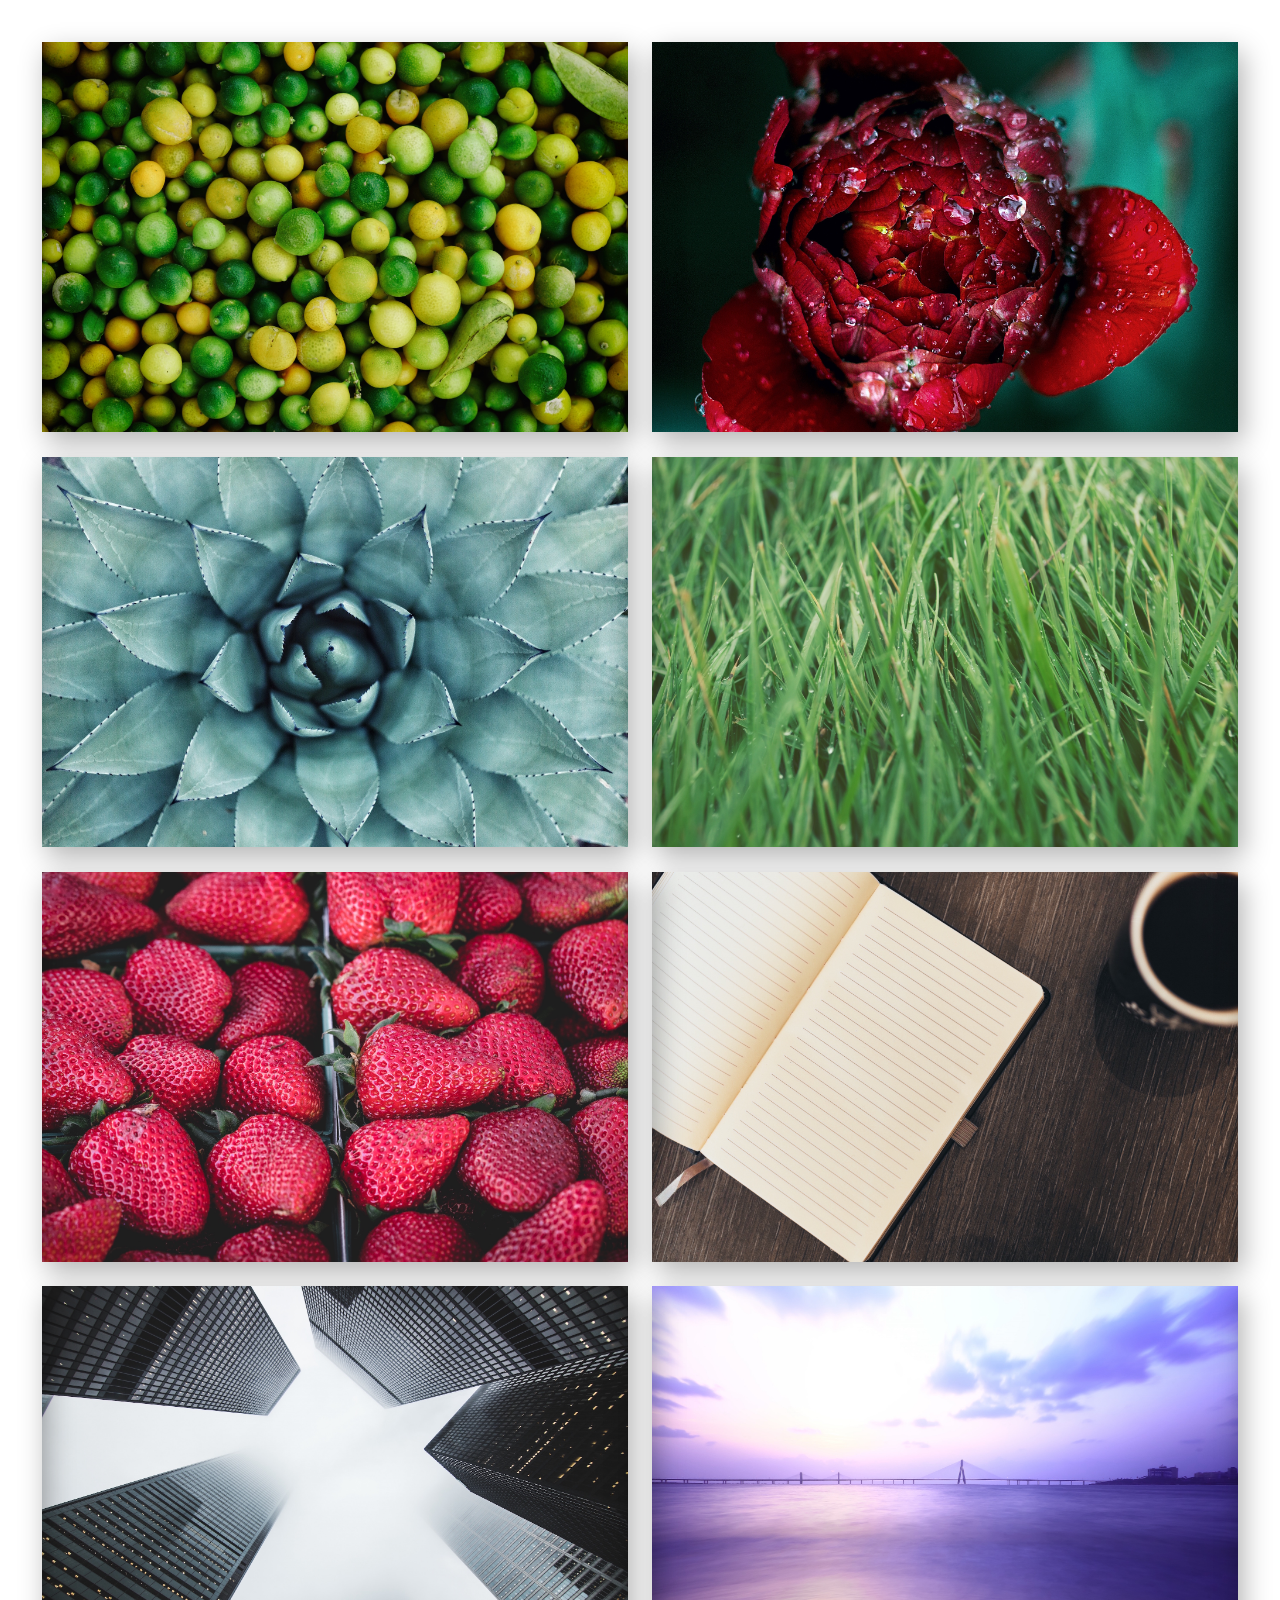
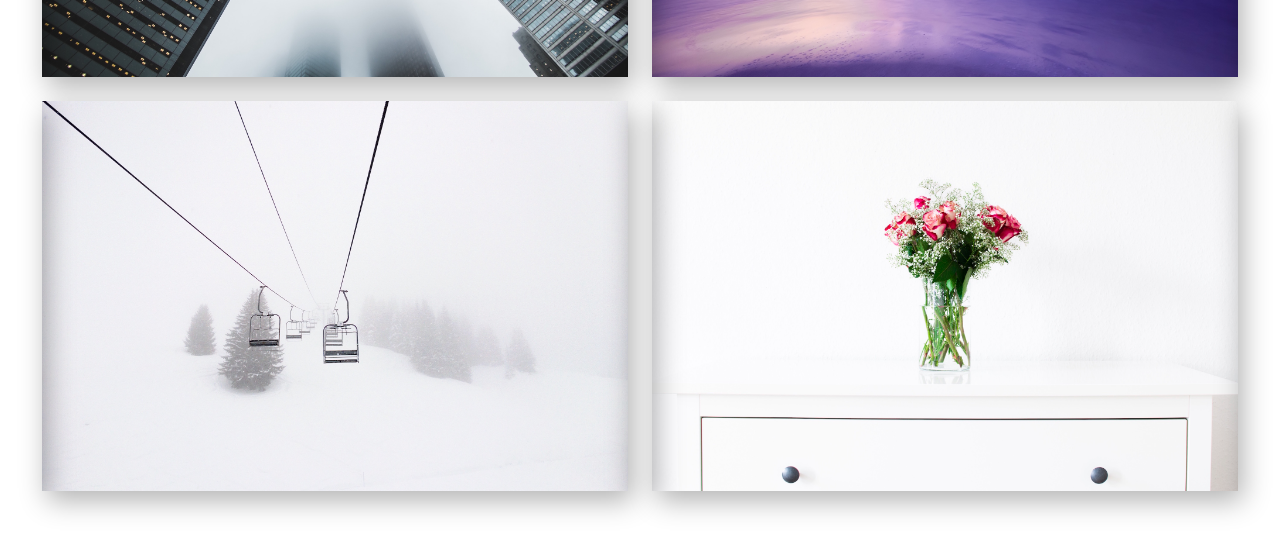
<file: gallery.html>
<!DOCTYPE html>
<html>
    <head>
        <meta charset="utf-8">
        <title>Build a Color Shifting Gallery with JavaScript</title>

        <link rel="stylesheet" href="css/normalize.css">
        <link rel="stylesheet" href="https://fonts.googleapis.com/css?family=Roboto:300,700">
        <link rel="stylesheet" href="css/style.css">
    </head>
    <body>
        <div class="gallery">
            <div class="gallery-item">
                <img src="img/image-1.jpeg" alt="Gallery Image">

                <div class="main-overlay">
                    <div class="overlay-content">
                        <header>
                            <h1>Citrus</h1>
                            <h2>Submitted by: Hoach Le Dinh</h2>
                        </header>

                        <ul class="info">
                            <li>
                                <p>
                                    <strong>CAMERA:</strong>
                                    <br/>
                                    Sony ILCE-7M2
                                </p>
                            </li>
                            <li>
                                <p>
                                    <strong>APERTURE:</strong>
                                    <br/>
                                    4.9
                                </p>
                            </li>
                            <li>
                                <p>
                                    <strong>ISO:</strong>
                                    <br/>
                                    100
                                </p>
                            </li>
                        </ul>
                    </div> <!-- end overlay-content -->
                </div> <!-- end main-overlay -->

                <div class="secondary-overlay">
                    <div class="dominant-color"></div> <!-- end dominant-color -->

                    <ul class="color-palette"></ul>
                </div> <!-- end secondary-overlay -->
            </div> <!-- end gallery-item -->

            <div class="gallery-item">
                <img src="img/image-2.jpeg" alt="Gallery Image">

                <div class="main-overlay">
                    <div class="overlay-content">
                        <header>
                            <h1>Flower</h1>
                            <h2>Submitted by: Roksolana Zasiadko</h2>
                        </header>

                        <ul class="info">
                            <li>
                                <p>
                                    <strong>CAMERA:</strong>
                                    <br/>
                                    Canon EOS 1100D
                                </p>
                            </li>
                            <li>
                                <p>
                                    <strong>APERTURE:</strong>
                                    <br/>
                                    0.9
                                </p>
                            </li>
                            <li>
                                <p>
                                    <strong>ISO:</strong>
                                    <br/>
                                    400
                                </p>
                            </li>
                        </ul>
                    </div> <!-- end overlay-content -->
                </div> <!-- end main-overlay -->

                <div class="secondary-overlay">
                    <div class="dominant-color"></div> <!-- end dominant-color -->

                    <ul class="color-palette"></ul>
                </div> <!-- end secondary-overlay -->
            </div> <!-- end gallery-item -->

            <div class="gallery-item">
                <img src="img/image-3.jpeg" alt="Gallery Image">

                <div class="main-overlay">
                    <div class="overlay-content">
                        <header>
                            <h1>Plant</h1>
                            <h2>Submitted by: Erol Ahmed</h2>
                        </header>

                        <ul class="info">
                            <li>
                                <p>
                                    <strong>CAMERA:</strong>
                                    <br/>
                                    Canon EOS 6D
                                </p>
                            </li>
                            <li>
                                <p>
                                    <strong>APERTURE:</strong>
                                    <br/>
                                    1.69
                                </p>
                            </li>
                            <li>
                                <p>
                                    <strong>ISO:</strong>
                                    <br/>
                                    640
                                </p>
                            </li>
                        </ul>
                    </div> <!-- end overlay-content -->
                </div> <!-- end main-overlay -->

                <div class="secondary-overlay">
                    <div class="dominant-color"></div> <!-- end dominant-color -->

                    <ul class="color-palette"></ul>
                </div> <!-- end secondary-overlay -->
            </div> <!-- end gallery-item -->

            <div class="gallery-item">
                <img src="img/image-4.jpeg" alt="Gallery Image">

                <div class="main-overlay">
                    <div class="overlay-content">
                        <header>
                            <h1>Grass</h1>
                            <h2>Submitted by: Sujan Sundareswaran</h2>
                        </header>

                        <ul class="info">
                            <li>
                                <p>
                                    <strong>CAMERA:</strong>
                                    <br/>
                                    Nikon D60
                                </p>
                            </li>
                            <li>
                                <p>
                                    <strong>APERTURE:</strong>
                                    <br/>
                                    8.0
                                </p>
                            </li>
                            <li>
                                <p>
                                    <strong>ISO:</strong>
                                    <br/>
                                    100
                                </p>
                            </li>
                        </ul>
                    </div> <!-- end overlay-content -->
                </div> <!-- end main-overlay -->

                <div class="secondary-overlay">
                    <div class="dominant-color"></div> <!-- end dominant-color -->

                    <ul class="color-palette"></ul>
                </div> <!-- end secondary-overlay -->
            </div> <!-- end gallery-item -->

            <div class="gallery-item">
                <img src="img/image-5.jpeg" alt="Gallery Image">

                <div class="main-overlay">
                    <div class="overlay-content">
                        <header>
                            <h1>Strawberries</h1>
                            <h2>Submitted by: veeterzy</h2>
                        </header>

                        <ul class="info">
                            <li>
                                <p>
                                    <strong>CAMERA:</strong>
                                    <br/>
                                    ---
                                </p>
                            </li>
                            <li>
                                <p>
                                    <strong>APERTURE:</strong>
                                    <br/>
                                    ---
                                </p>
                            </li>
                            <li>
                                <p>
                                    <strong>ISO:</strong>
                                    <br/>
                                    ---
                                </p>
                            </li>
                        </ul>
                    </div> <!-- end overlay-content -->
                </div> <!-- end main-overlay -->

                <div class="secondary-overlay">
                    <div class="dominant-color"></div> <!-- end dominant-color -->

                    <ul class="color-palette"></ul>
                </div> <!-- end secondary-overlay -->
            </div> <!-- end gallery-item -->

            <div class="gallery-item">
                <img src="img/image-6.jpeg" alt="Gallery Image">

                <div class="main-overlay">
                    <div class="overlay-content">
                        <header>
                            <h1>Notebook</h1>
                            <h2>Submitted by: Negative Space</h2>
                        </header>

                        <ul class="info">
                            <li>
                                <p>
                                    <strong>CAMERA:</strong>
                                    <br/>
                                    Canon EOS 6D
                                </p>
                            </li>
                            <li>
                                <p>
                                    <strong>APERTURE:</strong>
                                    <br/>
                                    1.4
                                </p>
                            </li>
                            <li>
                                <p>
                                    <strong>ISO:</strong>
                                    <br/>
                                    800
                                </p>
                            </li>
                        </ul>
                    </div> <!-- end overlay-content -->
                </div> <!-- end main-overlay -->

                <div class="secondary-overlay">
                    <div class="dominant-color"></div> <!-- end dominant-color -->

                    <ul class="color-palette"></ul>
                </div> <!-- end secondary-overlay -->
            </div> <!-- end gallery-item -->

            <div class="gallery-item">
                <img src="img/image-7.jpeg" alt="Gallery Image">

                <div class="main-overlay">
                    <div class="overlay-content">
                        <header>
                            <h1>Skyscrapers</h1>
                            <h2>Submitted by: Matthew Wiebe</h2>
                        </header>

                        <ul class="info">
                            <li>
                                <p>
                                    <strong>CAMERA:</strong>
                                    <br/>
                                    Canon EOS 5D Mark III
                                </p>
                            </li>
                            <li>
                                <p>
                                    <strong>APERTURE:</strong>
                                    <br/>
                                    5.3
                                </p>
                            </li>
                            <li>
                                <p>
                                    <strong>ISO:</strong>
                                    <br/>
                                    160
                                </p>
                            </li>
                        </ul>
                    </div> <!-- end overlay-content -->
                </div> <!-- end main-overlay -->

                <div class="secondary-overlay">
                    <div class="dominant-color"></div> <!-- end dominant-color -->

                    <ul class="color-palette"></ul>
                </div> <!-- end secondary-overlay -->
            </div> <!-- end gallery-item -->

            <div class="gallery-item">
                <img src="img/image-8.jpeg" alt="Gallery Image">

                <div class="main-overlay">
                    <div class="overlay-content">
                        <header>
                            <h1>Bridge</h1>
                            <h2>Submitted by: Nitish Kadam</h2>
                        </header>

                        <ul class="info">
                            <li>
                                <p>
                                    <strong>CAMERA:</strong>
                                    <br/>
                                    Canon EOS 7D Mark II
                                </p>
                            </li>
                            <li>
                                <p>
                                    <strong>APERTURE:</strong>
                                    <br/>
                                    8.9
                                </p>
                            </li>
                            <li>
                                <p>
                                    <strong>ISO:</strong>
                                    <br/>
                                    100
                                </p>
                            </li>
                        </ul>
                    </div> <!-- end overlay-content -->
                </div> <!-- end main-overlay -->

                <div class="secondary-overlay">
                    <div class="dominant-color"></div> <!-- end dominant-color -->

                    <ul class="color-palette"></ul>
                </div> <!-- end secondary-overlay -->
            </div> <!-- end gallery-item -->

            <div class="gallery-item">
                <img src="img/image-9.jpeg" alt="Gallery Image">

                <div class="main-overlay">
                    <div class="overlay-content">
                        <header>
                            <h1>Winter</h1>
                            <h2>Submitted by: Geoffrey Arduini</h2>
                        </header>

                        <ul class="info">
                            <li>
                                <p>
                                    <strong>CAMERA:</strong>
                                    <br/>
                                    Nokia Lumia 920
                                </p>
                            </li>
                            <li>
                                <p>
                                    <strong>APERTURE:</strong>
                                    <br/>
                                    2
                                </p>
                            </li>
                            <li>
                                <p>
                                    <strong>ISO:</strong>
                                    <br/>
                                    100
                                </p>
                            </li>
                        </ul>
                    </div> <!-- end overlay-content -->
                </div> <!-- end main-overlay -->

                <div class="secondary-overlay">
                    <div class="dominant-color"></div> <!-- end dominant-color -->

                    <ul class="color-palette"></ul>
                </div> <!-- end secondary-overlay -->
            </div> <!-- end gallery-item -->

            <div class="gallery-item">
                <img src="img/image-10.jpeg" alt="Gallery Image">

                <div class="main-overlay">
                    <div class="overlay-content">
                        <header>
                            <h1>Flowers</h1>
                            <h2>Submitted by: Julia Janeta</h2>
                        </header>

                        <ul class="info">
                            <li>
                                <p>
                                    <strong>CAMERA:</strong>
                                    <br/>
                                    Canon EOS 70D
                                </p>
                            </li>
                            <li>
                                <p>
                                    <strong>APERTURE:</strong>
                                    <br/>
                                    5.6
                                </p>
                            </li>
                            <li>
                                <p>
                                    <strong>ISO:</strong>
                                    <br/>
                                    100
                                </p>
                            </li>
                        </ul>
                    </div> <!-- end overlay-content -->
                </div> <!-- end main-overlay -->

                <div class="secondary-overlay">
                    <div class="dominant-color"></div> <!-- end dominant-color -->

                    <ul class="color-palette"></ul>
                </div> <!-- end secondary-overlay -->
            </div> <!-- end gallery-item -->
        </div> <!-- end gallery -->

        <script src="js/jquery-latest.js"></script>
        <script src="js/color-thief.min.js"></script>
        <script src="js/imagesloaded.pkgd.min.js"></script>
        <script src="js/scripts.js"></script>
    </body>
</html>
</file>
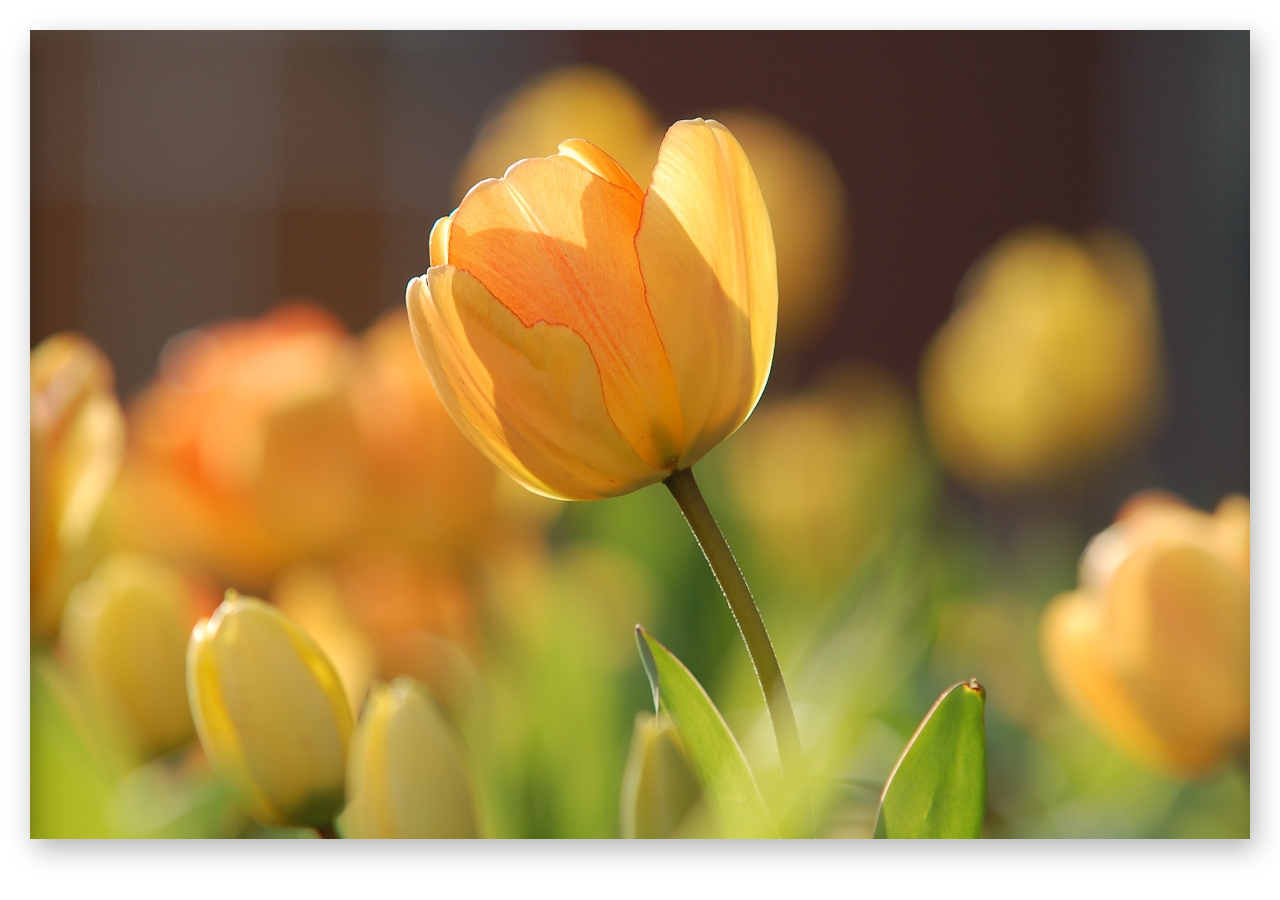
<file: single.html>
<!DOCTYPE html>
<html>
    <head>
        <meta charset="utf-8">
        <title>Build a Color Shifting Gallery with JavaScript</title>

        <link rel="stylesheet" href="css/normalize.css">
        <link rel="stylesheet" href="https://fonts.googleapis.com/css?family=Roboto:300,700">
        <link rel="stylesheet" href="css/style.css">
    </head>
    <body>

        <div class="gallery-item">
            <img src="img/image-0.jpeg" alt="Gallery item">
            
            <div class="main-overlay">
                <div class="overlay-content">
                    <header>
                        <h1>Tulip</h1>
                        <h2>Submitted by: sergee bee</h2>
                    </header>
                    
                    <ul class="info">
                        <li>
                            <p>
                                <strong>CAMERA:</strong>
                                <br>
                                Nikon D40
                            </p>
                        </li>
                        <li>
                            <p>
                                <strong>APERTURE:</strong>
                                <br>
                                2.8
                            </p>
                        </li>
                        <li>
                            <p>
                                <strong>ISO:</strong>
                                <br>
                                ---
                            </p>
                        </li>
                    </ul>
                </div> <!-- end overlay-content -->
            </div> <!-- end main-overlay -->

            <div class="secondary-overlay"> <!-- content by javascript-->
                <div class="dominant-color"></div> <!-- end dominant-color -->

                <ul class="color-palette"></ul>
            </div> <!-- end secondary-overlay -->
        </div> <!-- end gallery-item -->
        
        <!-- color-thief Grabs the dominant color or a representative color palette from an image -->
        <script src="js/color-thief.min.js"></script>
        <script src="js/jquery-latest.js"></script>
        <script src="js/imagesloaded.pkgd.min.js"></script>
        <script src="js/scripts.js"></script>
    </body>
</html>
</file>
<file: css/style.css>
/* Reset on top of Normalize */
* {
    box-sizing: border-box;
}

/* General */
body {
    font-family: "Roboto", "Helvetica Neue", Arial, sans-serif;
    padding: 30px;
    font-size: 14px;
    line-height: 1.5;
}

img {
    max-width: 100%;
    height: auto;
    display: block;
}

/* Gallery */
.gallery-item {
    width: 100%;
    position: relative;
    box-shadow: 5px 10px 26px 0px rgba(0, 0, 0, .3);
    overflow: hidden;
}

.gallery:after {
    content: "";
    display: block;
    clear: both;    
}

.gallery .gallery-item {
    float: left;
    width: 48%;
    margin: 1%;
}

/* Overlays */
.main-overlay,
.secondary-overlay {
    position: absolute; /* parent */
    top: 0;
    height: 100%;
    background-color: rgba(255, 255, 255, .9);
    padding: 90px 60px;
    box-shadow: 5px 10px 26px 0px rgba(0, 0, 0, .3);
    transition: transform .2s ease-in;
}

.main-overlay {
    left: -65%;
    width: 65%;
    z-index: 1000;
    color: #FFFFFF;
    background-color: rgba(0, 0, 0, .9);
}

    .main-overlay h1 {
        font-size: 2em;
    }

    .main-overlay h2 {
        font-size: 1em;
        font-weight: 300;
    }

    .main-overlay header {
        margin-bottom: 30px;
    }

.overlay-content {
    position: absolute;
    top: 50%;
    transform: translate(0, -50%);
}

ul.info {
    margin: 0;
    padding: 0;
}
    /* clean float */
    ul.info:after {
        content: "";
        display: block;
        clear: both;
    }

    ul.info li {
        list-style-type: none;
        float: left;
        margin-right: 60px;
    }

/* Secondary overlay */
.secondary-overlay {
    left: 100%;
    width: 35%;
    z-index: 900;
}

.dominant-color {
    display: block;
    width: 100%;
    padding-bottom: 100%;
    border-radius: 50%;
    margin-bottom: 60px;
}

.color-palette {
    margin: 0 auto;
    padding: 0;
}

    .color-palette:after {
        content: "";
        display: block;
        clear: both;
    }

    .color-palette li {
        float: left;
        list-style-type: none;
        display: block;
        width: 29%;
        margin: 2%;
        border-radius: 50%;
        padding-bottom: 29%;
    }
</file>
